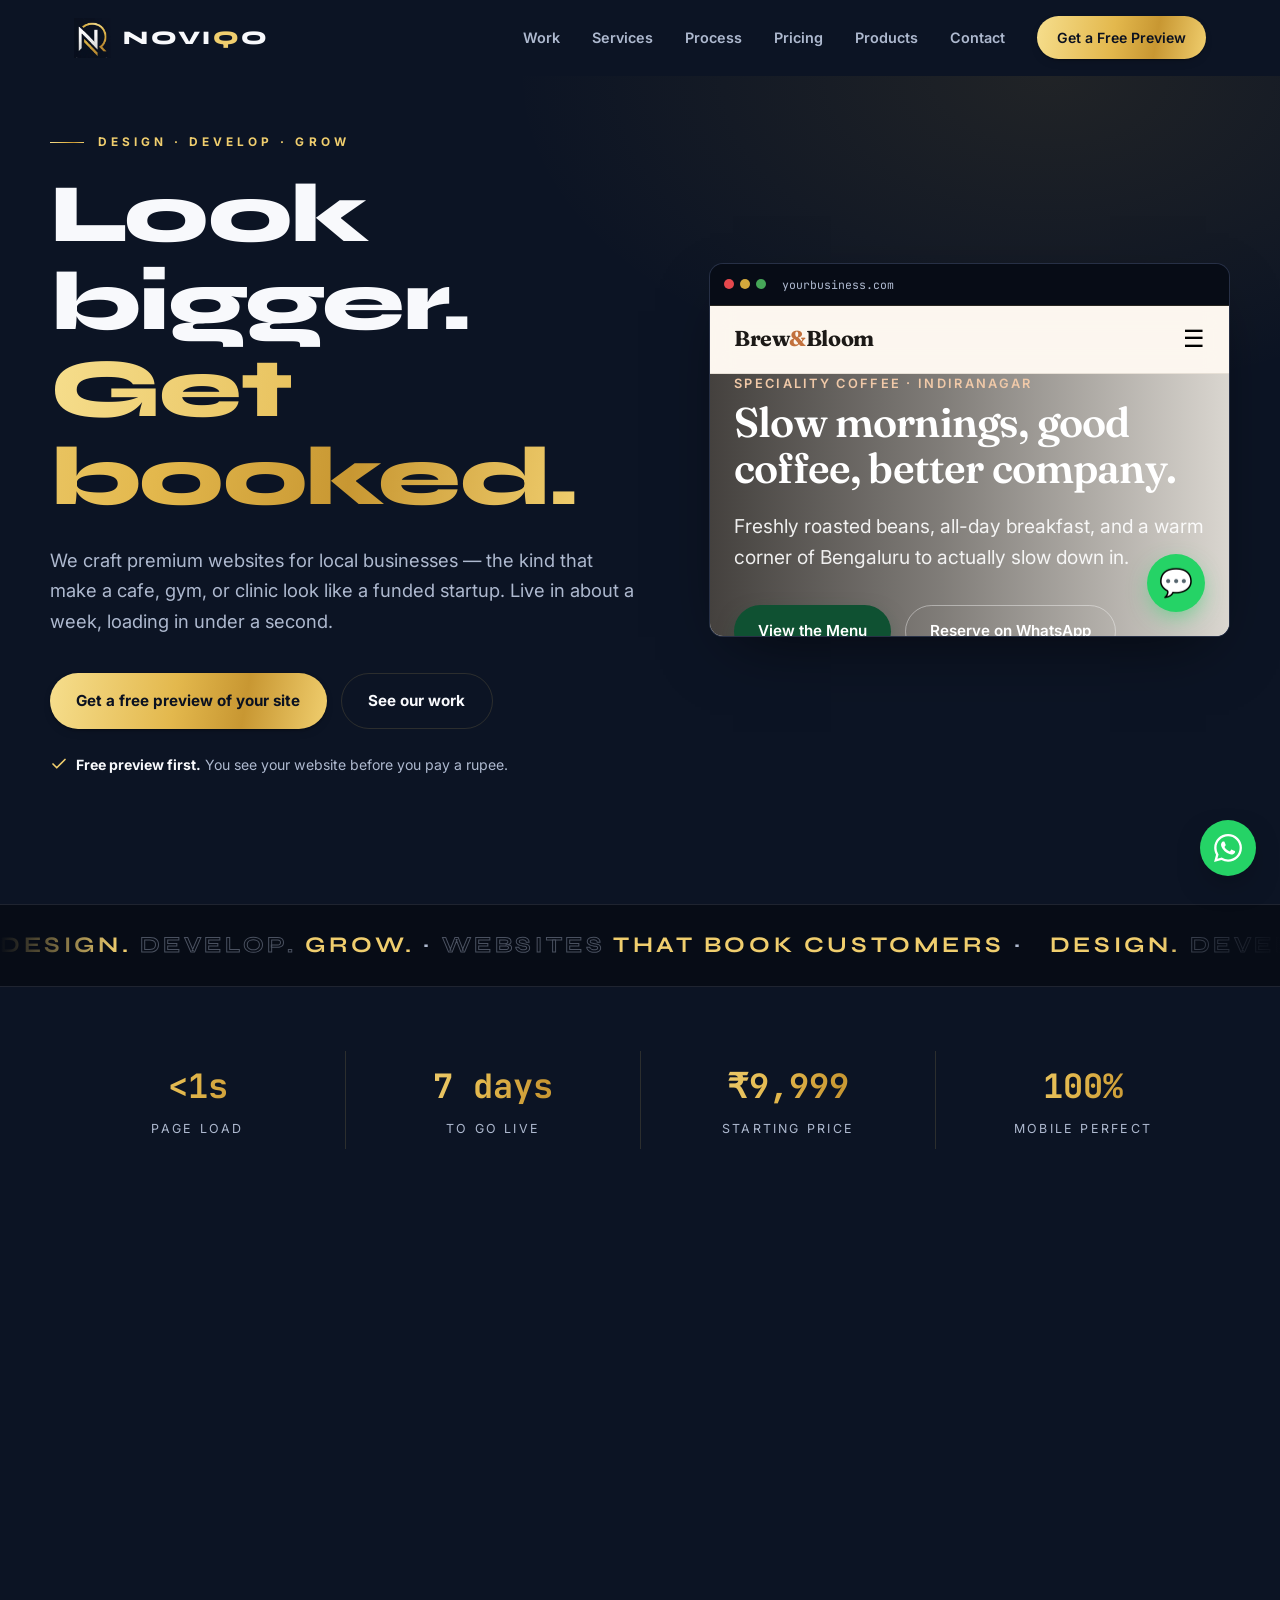
<file: index.html>
<!DOCTYPE html>
<html lang="en">
<head>
  <meta charset="UTF-8" />
  <meta name="viewport" content="width=device-width, initial-scale=1.0" />
  <title>Noviqo Studio — Premium Website Design for Local Businesses in India</title>
  <meta name="description" content="Noviqo Studio designs premium, fast websites for local businesses across India — cafes, gyms, clinics, salons, schools. Live in 7 days, from ₹9,999. Design. Develop. Grow." />
  <meta name="keywords" content="website design India, affordable website small business, cafe website, gym website, dentist website, school website, salon website, web developer, WhatsApp business website" />
  <meta name="author" content="Noviqo Studio" />
  <link rel="canonical" href="https://noviqo.co.in/" />
  <meta name="theme-color" content="#0C1424" />
  <meta name="robots" content="index,follow,max-image-preview:large" />
  <link rel="icon" href="/favicon.ico" sizes="any" />
  <link rel="icon" type="image/png" sizes="96x96" href="/assets/favicon-96x96.png" />
  <link rel="apple-touch-icon" href="/assets/apple-touch-icon.png" />
  <link rel="manifest" href="/site.webmanifest" />
  <!-- Open Graph + Twitter -->
  <meta property="og:type" content="website" />
  <meta property="og:site_name" content="Noviqo Studio" />
  <meta property="og:url" content="https://noviqo.co.in/" />
  <meta property="og:title" content="Noviqo Studio — Premium Websites for Local Businesses" />
  <meta property="og:description" content="Design. Develop. Grow. Premium websites for cafes, gyms, clinics, salons & schools — live in 7 days, from ₹9,999." />
  <meta property="og:image" content="https://noviqo.co.in/assets/logo.webp" />
  <meta name="twitter:card" content="summary_large_image" />
  <meta name="twitter:title" content="Noviqo Studio — Look bigger. Get booked." />
  <meta name="twitter:description" content="Premium websites for local businesses across India. Live in 7 days, from ₹9,999." />
  <meta name="twitter:image" content="https://noviqo.co.in/assets/logo.webp" />

  <!-- latency: preconnect + modular cached styles + deferred behavior -->
  <link rel="preconnect" href="https://fonts.googleapis.com" />
  <link rel="preconnect" href="https://fonts.gstatic.com" crossorigin />
  <link href="https://fonts.googleapis.com/css2?family=Syne:wght@700;800&family=Inter:wght@400;500;600;700&family=JetBrains+Mono:wght@500;700&display=swap" rel="stylesheet" />
  <link rel="stylesheet" href="css/tokens.css" />
  <link rel="stylesheet" href="css/main.css" />
  <script src="js/main.js" defer></script>

  <script type="application/ld+json">
  {
    "@context": "https://schema.org",
    "@graph": [
      {
        "@type": "Organization",
        "@id": "https://noviqo.co.in/#organization",
        "name": "Noviqo Studio",
        "url": "https://noviqo.co.in/",
        "logo": { "@type": "ImageObject", "url": "https://noviqo.co.in/assets/icon-512.png", "width": 512, "height": 512 },
        "image": "https://noviqo.co.in/assets/logo.webp",
        "email": "support@noviqo.co.in",
        "slogan": "Design. Develop. Grow.",
        "sameAs": [
          "https://www.linkedin.com/company/noviqo-studio/",
          "https://www.facebook.com/profile.php?id=61591762566777"
        ]
      },
      {
        "@type": "WebSite",
        "@id": "https://noviqo.co.in/#website",
        "url": "https://noviqo.co.in/",
        "name": "Noviqo Studio",
        "description": "Premium website design & development for local businesses across India.",
        "publisher": { "@id": "https://noviqo.co.in/#organization" },
        "inLanguage": "en-IN"
      },
      {
        "@type": "ProfessionalService",
        "@id": "https://noviqo.co.in/#studio",
        "name": "Noviqo Studio",
        "url": "https://noviqo.co.in/",
        "image": "https://noviqo.co.in/assets/logo.webp",
        "logo": "https://noviqo.co.in/assets/icon-512.png",
        "description": "Premium website design and development studio for local businesses across India — cafes, gyms, clinics, salons and schools.",
        "slogan": "Design. Develop. Grow.",
        "email": "support@noviqo.co.in",
        "telephone": "+91-95352-78181",
        "priceRange": "₹₹",
        "parentOrganization": { "@id": "https://noviqo.co.in/#organization" },
        "areaServed": [
          { "@type": "Country", "name": "India" },
          "Jaipur", "Lucknow", "Indore", "Ahmedabad", "Pune", "Delhi NCR", "Chandigarh"
        ],
        "address": { "@type": "PostalAddress", "addressLocality": "Bengaluru", "addressRegion": "Karnataka", "addressCountry": "IN" },
        "knowsAbout": ["Website design", "Web development", "Local SEO", "Business automation", "Branding"],
        "contactPoint": { "@type": "ContactPoint", "contactType": "sales", "telephone": "+91-95352-78181", "email": "support@noviqo.co.in", "availableLanguage": ["en", "hi"] },
        "makesOffer": [
          { "@type": "Offer", "name": "Launch — 1-page premium website", "price": "9999", "priceCurrency": "INR" },
          { "@type": "Offer", "name": "Business — 5-6 page custom website", "price": "24999", "priceCurrency": "INR" },
          { "@type": "Offer", "name": "Premium — 10+ page website", "price": "49999", "priceCurrency": "INR" }
        ]
      }
    ]
  }
  </script>
</head>
<body>

  <!-- ══ NAV ══ -->
  <header><nav>
    <a class="logo" href="#" aria-label="Noviqo Studio home">
      <img src="assets/monogram.webp" alt="Noviqo Studio monogram" width="40" height="46" />
      <b>NOVI<span>Q</span>O</b>
    </a>
    <div class="nav-links" id="navLinks">
      <a href="#work">Work</a>
      <a href="#services">Services</a>
      <a href="#process">Process</a>
      <a href="#pricing">Pricing</a>
      <a href="#products">Products</a>
      <a href="#contact">Contact</a>
      <a class="btn btn-gold" href="#contact">Get a Free Preview</a>
    </div>
    <button class="burger" id="burger" aria-label="Menu">☰</button>
  </nav></header>

  <!-- ══ HERO ══ -->
  <section class="hero">
    <div class="wrap">
      <div>
        <p class="eyebrow">Design · Develop · Grow</p>
        <h1>Look bigger.<br /><span class="gold-text">Get booked.</span></h1>
        <p class="lead">We craft premium websites for local businesses — the kind that make a cafe, gym, or clinic look like a funded startup. Live in about a week, loading in under a second.</p>
        <div class="hero-actions">
          <a class="btn btn-gold" href="#contact">Get a free preview of your site</a>
          <a class="btn btn-ghost" href="#work">See our work</a>
        </div>
        <p class="hero-note">
          <svg width="18" height="18" viewBox="0 0 24 24" fill="none" stroke="currentColor" stroke-width="2.2" stroke-linecap="round" stroke-linejoin="round" aria-hidden="true"><path d="M20 6 9 17l-5-5"/></svg>
          <span><b>Free preview first.</b>&nbsp;You see your website before you pay a rupee.</span>
        </p>
      </div>
      <div class="browser reveal">
        <div class="browser-bar"><i></i><i></i><i></i><span>yourbusiness.com</span></div>
        <div class="frame-cover skel">
          <iframe src="demos/cafe/index.html" title="Live demo — cafe website by Noviqo" loading="lazy"></iframe>
          <a href="demos/cafe/index.html" target="_blank" rel="noopener" aria-label="Open cafe demo"></a>
        </div>
      </div>
    </div>
  </section>

  <!-- ══ MARQUEE ══ -->
  <div class="marquee" aria-hidden="true">
    <div class="marquee-track">
      <span><em>Design.</em> <b>Develop.</b> <em>Grow.</em>&nbsp;·&nbsp;<b>Websites</b> <em>that book customers</em>&nbsp;·&nbsp;</span>
      <span><em>Design.</em> <b>Develop.</b> <em>Grow.</em>&nbsp;·&nbsp;<b>Websites</b> <em>that book customers</em>&nbsp;·&nbsp;</span>
    </div>
  </div>

  <!-- ══ STATS ══ -->
  <section class="strip">
    <div class="wrap">
      <div class="stat"><b>&lt;1s</b><span>Page load</span></div>
      <div class="stat"><b>7 days</b><span>To go live</span></div>
      <div class="stat"><b>₹9,999</b><span>Starting price</span></div>
      <div class="stat"><b>100%</b><span>Mobile perfect</span></div>
    </div>
  </section>

  <!-- ══ WORK / PORTFOLIO ══ -->
  <section id="work" class="cv">
    <div class="wrap">
      <div class="section-head reveal">
        <p class="eyebrow">Our Work</p>
        <h2>Real sites. <span class="gold-text">Live right now.</span></h2>
        <p class="lead">These aren't mockups — they're working websites you can click. Every one loads fast, ranks locally, and books customers over WhatsApp.</p>
      </div>
      <div class="portfolio-grid">
        <div class="work reveal">
          <div class="browser">
            <div class="browser-bar"><i></i><i></i><i></i><span>brew-and-bloom.in</span></div>
            <div class="frame-cover skel">
              <iframe src="demos/cafe/index.html" title="Cafe website demo" loading="lazy"></iframe>
              <a href="demos/cafe/index.html" target="_blank" rel="noopener" aria-label="Open cafe demo"></a>
            </div>
          </div>
          <div class="meta"><b>Brew &amp; Bloom — Cafe</b><span>Warm editorial design · menu · WhatsApp reservations</span></div>
        </div>
        <div class="work reveal">
          <div class="browser">
            <div class="browser-bar"><i></i><i></i><i></i><span>ironforge.fit</span></div>
            <div class="frame-cover skel">
              <iframe src="demos/gym/index.html" title="Gym website demo" loading="lazy"></iframe>
              <a href="demos/gym/index.html" target="_blank" rel="noopener" aria-label="Open gym demo"></a>
            </div>
          </div>
          <div class="meta"><b>Iron Forge — Gym</b><span>Bold dark design · memberships · free-trial funnel</span></div>
        </div>
        <div class="work reveal">
          <div class="browser">
            <div class="browser-bar"><i></i><i></i><i></i><span>brightsmile.clinic</span></div>
            <div class="frame-cover skel">
              <iframe src="demos/dental/index.html" title="Dental clinic website demo" loading="lazy"></iframe>
              <a href="demos/dental/index.html" target="_blank" rel="noopener" aria-label="Open dental demo"></a>
            </div>
          </div>
          <div class="meta"><b>BrightSmile — Dental Clinic</b><span>Calm clinical design · services · appointment booking</span></div>
        </div>
        <div class="work reveal">
          <div class="browser">
            <div class="browser-bar"><i></i><i></i><i></i><span>sunrisepublicschool.in</span></div>
            <div class="frame-cover skel">
              <iframe src="demos/school/index.html" title="School website demo" loading="lazy"></iframe>
              <a href="demos/school/index.html" target="_blank" rel="noopener" aria-label="Open school demo"></a>
            </div>
          </div>
          <div class="meta"><b>Sunrise Public — School</b><span>Scholarly design · admissions funnel · bilingual · DPDP-safe</span></div>
        </div>
        <div class="work reveal">
          <div class="browser">
            <div class="browser-bar"><i></i><i></i><i></i><span>luxeaura.salon</span></div>
            <div class="frame-cover skel">
              <iframe src="demos/salon/index.html" title="Salon website demo" loading="lazy"></iframe>
              <a href="demos/salon/index.html" target="_blank" rel="noopener" aria-label="Open salon demo"></a>
            </div>
          </div>
          <div class="meta"><b>Luxe Aura — Salon</b><span>Elegant plum &amp; gold · price list · bridal studio funnel</span></div>
        </div>
        <div class="work reveal">
          <div class="browser">
            <div class="browser-bar"><i></i><i></i><i></i><span>udaanschool.in</span></div>
            <div class="frame-cover skel">
              <iframe src="demos/school-v2/index.html" title="School website demo — bright variant" loading="lazy"></iframe>
              <a href="demos/school-v2/index.html" target="_blank" rel="noopener" aria-label="Open Udaan school demo"></a>
            </div>
          </div>
          <div class="meta"><b>Udaan — School (bright)</b><span>Playful sky &amp; sun design · admissions funnel · DPDP-safe</span></div>
        </div>
        <div class="work reveal">
          <div class="browser">
            <div class="browser-bar"><i></i><i></i><i></i><span>velvetbean.cafe</span></div>
            <div class="frame-cover skel">
              <iframe src="demos/cafe-v2/index.html" title="Cafe website demo — dark variant" loading="lazy"></iframe>
              <a href="demos/cafe-v2/index.html" target="_blank" rel="noopener" aria-label="Open Velvet Bean cafe demo"></a>
            </div>
          </div>
          <div class="meta"><b>Velvet Bean — Cafe (dark)</b><span>Late-night espresso bar · caramel gold · WhatsApp reservations</span></div>
        </div>
        <div class="work reveal">
          <div class="browser">
            <div class="browser-bar"><i></i><i></i><i></i><span>pulsestudio.fit</span></div>
            <div class="frame-cover skel">
              <iframe src="demos/gym-v2/index.html" title="Gym website demo — bright variant" loading="lazy"></iframe>
              <a href="demos/gym-v2/index.html" target="_blank" rel="noopener" aria-label="Open Pulse Studio gym demo"></a>
            </div>
          </div>
          <div class="meta"><b>Pulse Studio — Gym (bright)</b><span>Boutique fitness · coral &amp; class schedule · free-trial funnel</span></div>
        </div>
        <div class="work reveal">
          <div class="browser">
            <div class="browser-bar"><i></i><i></i><i></i><span>smilegarden.clinic</span></div>
            <div class="frame-cover skel">
              <iframe src="demos/dental-v2/index.html" title="Dental website demo — family variant" loading="lazy"></iframe>
              <a href="demos/dental-v2/index.html" target="_blank" rel="noopener" aria-label="Open Smile Garden dental demo"></a>
            </div>
          </div>
          <div class="meta"><b>Smile Garden — Dental (family)</b><span>Warm mint &amp; peach · kids club · appointment booking</span></div>
        </div>
      </div>
    </div>
  </section>

  <!-- ══ SERVICES ══ -->
  <section id="services" class="cv" style="background:var(--navy-850)">
    <div class="wrap">
      <div class="section-head reveal">
        <p class="eyebrow">What We Do</p>
        <h2>Everything your business <span class="gold-text">needs online.</span></h2>
      </div>
      <div class="grid3">
        <div class="card reveal">
          <div class="ic"><svg width="24" height="24" viewBox="0 0 24 24" fill="none" stroke="currentColor" stroke-width="2" stroke-linecap="round" stroke-linejoin="round" aria-hidden="true"><rect x="2" y="3" width="20" height="14" rx="2"/><path d="M8 21h8M12 17v4"/></svg></div>
          <h3>Premium Websites</h3><p>Custom-designed, mobile-perfect sites for cafes, restaurants, gyms, clinics, and growing businesses.</p>
        </div>
        <div class="card reveal">
          <div class="ic"><svg width="24" height="24" viewBox="0 0 24 24" fill="none" stroke="currentColor" stroke-width="2" stroke-linecap="round" stroke-linejoin="round" aria-hidden="true"><path d="M22 7l-8.5 8.5-5-5L2 17"/><path d="M16 7h6v6"/></svg></div>
          <h3>Local SEO</h3><p>Show up when customers search "near me" — Google Business setup, schema, and ranking built in.</p>
        </div>
        <div class="card reveal">
          <div class="ic"><svg width="24" height="24" viewBox="0 0 24 24" fill="none" stroke="currentColor" stroke-width="2" stroke-linecap="round" stroke-linejoin="round" aria-hidden="true"><path d="M21 11.5a8.38 8.38 0 0 1-.9 3.8 8.5 8.5 0 0 1-7.6 4.7 8.38 8.38 0 0 1-3.8-.9L3 21l1.9-5.7a8.38 8.38 0 0 1-.9-3.8 8.5 8.5 0 0 1 4.7-7.6 8.38 8.38 0 0 1 3.8-.9h.5a8.48 8.48 0 0 1 8 8v.5z"/></svg></div>
          <h3>WhatsApp Booking</h3><p>Enquiries, reservations, and orders land directly on your phone. No dashboard to learn.</p>
        </div>
        <div class="card reveal">
          <div class="ic"><svg width="24" height="24" viewBox="0 0 24 24" fill="none" stroke="currentColor" stroke-width="2" stroke-linecap="round" stroke-linejoin="round" aria-hidden="true"><path d="M12 22s8-4 8-10V5l-8-3-8 3v7c0 6 8 10 8 10z"/></svg></div>
          <h3>Care Plans</h3><p>Security, backups, updates, and monthly edits handled — your site stays fast and fresh forever.</p>
        </div>
        <div class="card reveal">
          <div class="ic"><svg width="24" height="24" viewBox="0 0 24 24" fill="none" stroke="currentColor" stroke-width="2" stroke-linecap="round" stroke-linejoin="round" aria-hidden="true"><rect x="4" y="4" width="16" height="16" rx="2"/><path d="M9 9h6v6H9zM9 1v3M15 1v3M9 20v3M15 20v3M1 9h3M1 15h3M20 9h3M20 15h3"/></svg></div>
          <h3>Business Automation</h3><p>AI integrations and automations that reply to customers and save you hours every week.</p>
        </div>
        <div class="card reveal">
          <div class="ic"><svg width="24" height="24" viewBox="0 0 24 24" fill="none" stroke="currentColor" stroke-width="2" stroke-linecap="round" stroke-linejoin="round" aria-hidden="true"><circle cx="13.5" cy="6.5" r=".5"/><circle cx="17.5" cy="10.5" r=".5"/><circle cx="8.5" cy="7.5" r=".5"/><circle cx="6.5" cy="12.5" r=".5"/><path d="M12 2C6.5 2 2 6.5 2 12s4.5 10 10 10c.926 0 1.648-.746 1.648-1.688 0-.437-.18-.835-.437-1.125-.29-.289-.438-.652-.438-1.125a1.64 1.64 0 0 1 1.668-1.668h1.996c3.051 0 5.555-2.503 5.555-5.554C21.965 6.012 17.461 2 12 2z"/></svg></div>
          <h3>Branding</h3><p>Logos, colors, and a look your customers remember — consistent from signboard to site.</p>
        </div>
      </div>
    </div>
  </section>

  <!-- ══ PROCESS ══ -->
  <section id="process" class="cv">
    <div class="wrap">
      <div class="section-head reveal">
        <p class="eyebrow">How It Works</p>
        <h2>Idea to live <span class="gold-text">in 7 days.</span></h2>
      </div>
      <div class="steps">
        <div class="step reveal"><h3>Free preview</h3><p>Tell us your business. We build a preview of your website — free, no obligation.</p></div>
        <div class="step reveal"><h3>You approve</h3><p>Love it? 50% advance locks your slot and we start the full build same day.</p></div>
        <div class="step reveal"><h3>We build</h3><p>Design, content, SEO, WhatsApp booking — you review a live link in 3–5 days.</p></div>
        <div class="step reveal"><h3>Go live</h3><p>Two revision rounds, then launch. Care Plan keeps it fast and secure after.</p></div>
      </div>
    </div>
  </section>

  <!-- ══ PRICING ══ -->
  <section id="pricing" class="cv" style="background:var(--navy-850)">
    <div class="wrap">
      <div class="section-head reveal">
        <p class="eyebrow">Pricing</p>
        <h2>Simple, honest <span class="gold-text">pricing.</span></h2>
        <p class="lead">Domain and SSL setup included for year one. No hidden costs — ever.</p>
      </div>
      <div class="price-grid">
        <div class="plan reveal">
          <h3>Launch</h3><div class="amt">₹9,999<small> one-time</small></div>
          <ul>
            <li><svg width="15" height="15" viewBox="0 0 24 24" fill="none" stroke="currentColor" stroke-width="3" stroke-linecap="round" stroke-linejoin="round" aria-hidden="true"><path d="M20 6 9 17l-5-5"/></svg>Premium 1-page website</li>
            <li><svg width="15" height="15" viewBox="0 0 24 24" fill="none" stroke="currentColor" stroke-width="3" stroke-linecap="round" stroke-linejoin="round" aria-hidden="true"><path d="M20 6 9 17l-5-5"/></svg>WhatsApp + call + maps</li>
            <li><svg width="15" height="15" viewBox="0 0 24 24" fill="none" stroke="currentColor" stroke-width="3" stroke-linecap="round" stroke-linejoin="round" aria-hidden="true"><path d="M20 6 9 17l-5-5"/></svg>Basic SEO</li>
            <li><svg width="15" height="15" viewBox="0 0 24 24" fill="none" stroke="currentColor" stroke-width="3" stroke-linecap="round" stroke-linejoin="round" aria-hidden="true"><path d="M20 6 9 17l-5-5"/></svg>Domain included, year 1</li>
          </ul>
          <a class="btn btn-ghost" href="#contact">Start with Launch</a>
        </div>
        <div class="plan feat reveal">
          <h3>Business</h3><div class="amt">₹24,999<small> one-time</small></div>
          <ul>
            <li><svg width="15" height="15" viewBox="0 0 24 24" fill="none" stroke="currentColor" stroke-width="3" stroke-linecap="round" stroke-linejoin="round" aria-hidden="true"><path d="M20 6 9 17l-5-5"/></svg>5–6 page custom website</li>
            <li><svg width="15" height="15" viewBox="0 0 24 24" fill="none" stroke="currentColor" stroke-width="3" stroke-linecap="round" stroke-linejoin="round" aria-hidden="true"><path d="M20 6 9 17l-5-5"/></svg>Gallery, reviews, enquiry forms</li>
            <li><svg width="15" height="15" viewBox="0 0 24 24" fill="none" stroke="currentColor" stroke-width="3" stroke-linecap="round" stroke-linejoin="round" aria-hidden="true"><path d="M20 6 9 17l-5-5"/></svg>Local SEO + Google Business</li>
            <li><svg width="15" height="15" viewBox="0 0 24 24" fill="none" stroke="currentColor" stroke-width="3" stroke-linecap="round" stroke-linejoin="round" aria-hidden="true"><path d="M20 6 9 17l-5-5"/></svg>Analytics + schema</li>
            <li><svg width="15" height="15" viewBox="0 0 24 24" fill="none" stroke="currentColor" stroke-width="3" stroke-linecap="round" stroke-linejoin="round" aria-hidden="true"><path d="M20 6 9 17l-5-5"/></svg>Domain included, year 1</li>
          </ul>
          <a class="btn btn-gold" href="#contact">Start with Business</a>
        </div>
        <div class="plan reveal">
          <h3>Premium</h3><div class="amt">₹49,999<small> one-time</small></div>
          <ul>
            <li><svg width="15" height="15" viewBox="0 0 24 24" fill="none" stroke="currentColor" stroke-width="3" stroke-linecap="round" stroke-linejoin="round" aria-hidden="true"><path d="M20 6 9 17l-5-5"/></svg>10+ pages, fully custom</li>
            <li><svg width="15" height="15" viewBox="0 0 24 24" fill="none" stroke="currentColor" stroke-width="3" stroke-linecap="round" stroke-linejoin="round" aria-hidden="true"><path d="M20 6 9 17l-5-5"/></svg>Booking / ordering automation</li>
            <li><svg width="15" height="15" viewBox="0 0 24 24" fill="none" stroke="currentColor" stroke-width="3" stroke-linecap="round" stroke-linejoin="round" aria-hidden="true"><path d="M20 6 9 17l-5-5"/></svg>Copywriting included</li>
            <li><svg width="15" height="15" viewBox="0 0 24 24" fill="none" stroke="currentColor" stroke-width="3" stroke-linecap="round" stroke-linejoin="round" aria-hidden="true"><path d="M20 6 9 17l-5-5"/></svg>Advanced SEO + blog/CMS</li>
            <li><svg width="15" height="15" viewBox="0 0 24 24" fill="none" stroke="currentColor" stroke-width="3" stroke-linecap="round" stroke-linejoin="round" aria-hidden="true"><path d="M20 6 9 17l-5-5"/></svg>Priority build</li>
          </ul>
          <a class="btn btn-ghost" href="#contact">Start with Premium</a>
        </div>
      </div>
      <p class="care-note reveal">Every site includes a <b>Care Plan</b> option from ₹999/month — security, edits, and SEO handled. <b>First month free.</b></p>
    </div>
  </section>

  <!-- ══ PRODUCTS ══ -->
  <section id="products" class="cv">
    <div class="wrap">
      <div class="section-head reveal">
        <p class="eyebrow">Our Products</p>
        <h2>We don't just build websites. <span class="gold-text">We build software.</span></h2>
        <p class="lead">We ship our own SaaS products — live software we run and maintain ourselves, not demos. That engineering goes straight into client work: faster sites, cleaner systems, and business tooling built to run day after day, not just look good on launch week.</p>
      </div>
      <div class="grid3">
        <a class="card reveal" href="https://flagfatigue.noviqo.co.in/" target="_blank" rel="noopener">
          <img src="assets/flagfatigue-logo.webp" alt="FlagFatigue logo" width="52" height="52" style="border-radius:10px;margin-bottom:16px" loading="lazy" />
          <h3>FlagFatigue</h3><p>A GitHub app that finds dead feature flags and auto-opens pull requests to remove them — cleaner codebases on autopilot.</p>
        </a>
        <a class="card reveal" href="https://waitlistwizard-ki1m.onrender.com/" target="_blank" rel="noopener">
          <img src="assets/waitlistwizard-logo.webp" alt="WaitlistWizard logo" width="52" height="52" style="border-radius:10px;margin-bottom:16px" loading="lazy" />
          <h3>WaitlistWizard</h3><p>Collect, manage, and convert pre-launch signups — a drop-in waitlist for your next product.</p>
        </a>
      </div>
    </div>
  </section>

  <!-- ══ CONTACT ══ -->
  <section id="contact" class="contact cv">
    <div class="wrap split">
      <div class="reveal">
        <p class="eyebrow">Get Started</p>
        <h2>Get your <span class="gold-text">free preview.</span></h2>
        <p class="lead" style="margin-top:14px">Tell us about your business and we'll build a preview of your website — free. If you love it, we go live in a week. If not, you owe nothing.</p>
        <div class="info-row">
          <svg width="20" height="20" viewBox="0 0 24 24" fill="none" stroke="currentColor" stroke-width="2" stroke-linecap="round" stroke-linejoin="round" aria-hidden="true"><rect x="2" y="4" width="20" height="16" rx="2"/><path d="m22 7-10 5L2 7"/></svg>
          <a href="mailto:support@noviqo.co.in">support@noviqo.co.in</a>
        </div>
        <div class="info-row">
          <svg width="20" height="20" viewBox="0 0 24 24" fill="none" stroke="currentColor" stroke-width="2" stroke-linecap="round" stroke-linejoin="round" aria-hidden="true"><path d="M21 11.5a8.38 8.38 0 0 1-.9 3.8 8.5 8.5 0 0 1-7.6 4.7 8.38 8.38 0 0 1-3.8-.9L3 21l1.9-5.7a8.38 8.38 0 0 1-.9-3.8 8.5 8.5 0 0 1 4.7-7.6 8.38 8.38 0 0 1 3.8-.9h.5a8.48 8.48 0 0 1 8 8v.5z"/></svg>
          <span>WhatsApp — fastest reply</span>
        </div>
        <div class="info-row">
          <svg width="20" height="20" viewBox="0 0 24 24" fill="none" stroke="currentColor" stroke-width="2" stroke-linecap="round" stroke-linejoin="round" aria-hidden="true"><path d="M20 10c0 6-8 12-8 12s-8-6-8-12a8 8 0 0 1 16 0z"/><circle cx="12" cy="10" r="3"/></svg>
          <span>Bengaluru, India · serving businesses everywhere</span>
        </div>
      </div>
      <form id="enquiry" onsubmit="return sendWhatsApp(event)">
        <h3>Free Website Preview</h3>
        <p style="color:#6B7280;font-size:.9rem;margin-top:6px">30 seconds. Straight to our WhatsApp.</p>
        <label for="nm">Your name</label>
        <input id="nm" required placeholder="Your Name" autocomplete="name" />
        <label for="biz">Business name &amp; type</label>
        <input id="biz" required placeholder="Your Business Name" autocomplete="organization" />
        <label for="msg">Anything else? (optional)</label>
        <textarea id="msg" rows="3" placeholder="e.g. We have an Instagram but no website"></textarea>
        <button class="btn btn-gold" type="submit">Get My Free Preview →</button>
      </form>
    </div>
  </section>

  <!-- ══ FOOTER ══ -->
  <footer>
    <img class="flogo" src="assets/logo.webp" alt="Noviqo Studio — Design. Develop. Grow." width="193" height="96" decoding="async" />
    <div class="fnav">
      <a href="#work">Work</a><a href="#services">Services</a><a href="#pricing">Pricing</a><a href="#contact">Contact</a>
    </div>
    <p class="legal">© <span id="yr"></span> Noviqo Studio · Bengaluru, India · Design. Develop. Grow.</p>
  </footer>

  <!-- ══ FLOATING WHATSAPP ══ -->
  <a class="fab" href="https://wa.me/919535278181?text=Hi%20Noviqo%20Studio!%20I'd%20like%20a%20free%20website%20preview." target="_blank" rel="noopener" aria-label="Chat on WhatsApp">
    <svg width="28" height="28" viewBox="0 0 24 24" fill="currentColor" aria-hidden="true"><path d="M17.472 14.382c-.297-.149-1.758-.867-2.03-.967-.273-.099-.471-.148-.67.15-.197.297-.767.966-.94 1.164-.173.199-.347.223-.644.075-.297-.15-1.255-.463-2.39-1.475-.883-.788-1.48-1.761-1.653-2.059-.173-.297-.018-.458.13-.606.134-.133.297-.347.446-.52.149-.174.198-.298.298-.497.099-.198.05-.371-.025-.52-.075-.149-.669-1.612-.916-2.207-.242-.579-.487-.5-.669-.51-.173-.008-.371-.01-.57-.01-.198 0-.52.074-.792.372-.272.297-1.04 1.016-1.04 2.479 0 1.462 1.065 2.875 1.213 3.074.149.198 2.096 3.2 5.077 4.487.709.306 1.262.489 1.694.625.712.227 1.36.195 1.871.118.571-.085 1.758-.719 2.006-1.413.248-.694.248-1.289.173-1.413-.074-.124-.272-.198-.57-.347m-5.421 7.403h-.004a9.87 9.87 0 0 1-5.031-1.378l-.361-.214-3.741.982.998-3.648-.235-.374a9.86 9.86 0 0 1-1.51-5.26c.001-5.45 4.436-9.884 9.888-9.884 2.64 0 5.122 1.03 6.988 2.898a9.825 9.825 0 0 1 2.893 6.994c-.003 5.45-4.437 9.884-9.885 9.884m8.413-18.297A11.815 11.815 0 0 0 12.05 0C5.495 0 .16 5.335.157 11.892c0 2.096.547 4.142 1.588 5.945L.057 24l6.305-1.654a11.882 11.882 0 0 0 5.683 1.448h.005c6.554 0 11.89-5.335 11.893-11.893a11.821 11.821 0 0 0-3.48-8.413z"/></svg>
  </a>

</body>
</html>
</file>
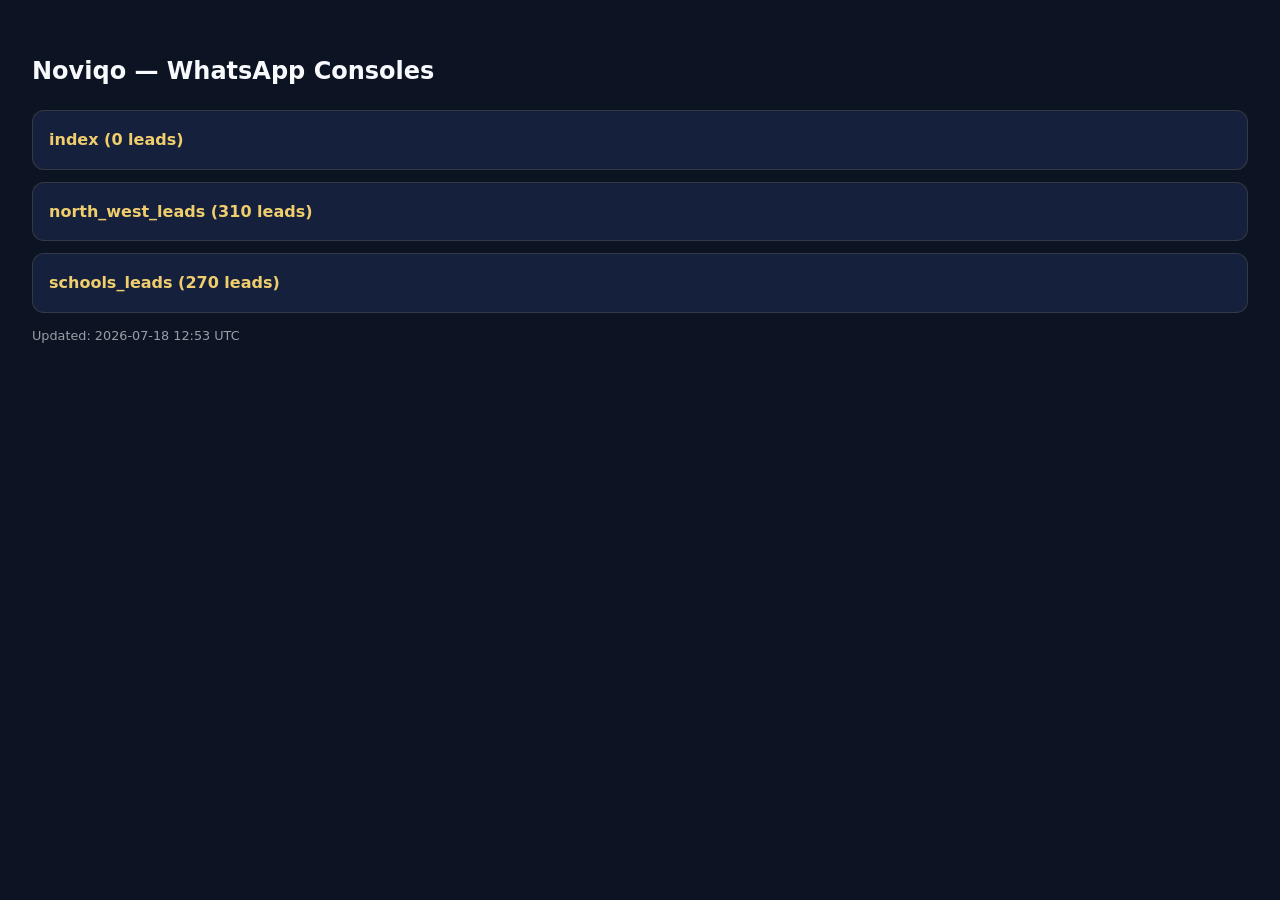
<file: crm-71f5fd6698/index.html>
<!DOCTYPE html><html lang="en"><head><meta charset="UTF-8"/>
<meta name="viewport" content="width=device-width, initial-scale=1.0"/>
<meta name="robots" content="noindex,nofollow"/><title>Noviqo CRM</title>
<style>body{font-family:system-ui;background:#0C1424;color:#F8F9FC;padding:24px;line-height:1.6}
a{display:block;background:#15213C;border:1px solid rgba(240,206,110,.14);color:#F0CE6E;
padding:16px;border-radius:12px;margin:12px 0;text-decoration:none;font-weight:600}</style></head><body>
<h2>Noviqo — WhatsApp Consoles</h2>
<a href="index.html">index (0 leads)</a>
<a href="north_west_leads.html">north_west_leads (310 leads)</a>
<a href="schools_leads.html">schools_leads (270 leads)</a>
<p style='opacity:.6;font-size:.8rem'>Updated: 2026-07-18 12:53 UTC</p></body></html>
</file>
<file: css/tokens.css>
/* Noviqo Studio — design tokens (derived from brand/NOVIQO.png: midnight navy · metallic gold · white)
   Modular: single theming layer, cached separately. */
:root {
  /* color — navy scale (logo background family) */
  --navy-950: #070C16;
  --navy-900: #0C1424;   /* page canvas — matches logo bg */
  --navy-850: #101A30;
  --navy-800: #15213C;   /* raised surface */
  --navy-700: #1D2C4E;   /* borders on dark */

  /* color — gold scale (logo mark family) */
  --gold: #D4A93C;             /* base metallic */
  --gold-bright: #F0CE6E;      /* text-safe on navy */
  --gold-deep: #A87E22;
  --grad-gold: linear-gradient(100deg, #F6DE8D 0%, #E3B84D 45%, #C89732 70%, #F0CE6E 100%);

  /* color — neutrals */
  --white: #F8F9FC;
  --body-on-dark: #AEB9CF;     /* muted body text on navy */
  --line-on-dark: rgba(240, 206, 110, .14);   /* gold hairline */
  --line-soft: rgba(174, 185, 207, .14);

  /* semantic */
  --bg: var(--navy-900);
  --surface: var(--navy-800);
  --ink: var(--white);
  --muted: var(--body-on-dark);
  --accent: var(--gold);
  --accent-ink: #0B1120;       /* text on gold */
  --wa: #25D366;

  /* type */
  --font-display: 'Syne', 'Inter', sans-serif;
  --font-body: 'Inter', system-ui, -apple-system, sans-serif;
  --font-mono: 'JetBrains Mono', ui-monospace, monospace;

  /* radius */
  --r-sm: 8px;
  --r-md: 14px;
  --r-lg: 22px;
  --pill: 999px;

  /* elevation — restrained, neutral (premium tools glow with light, not colour) */
  --shadow-sm: 0 1px 2px rgba(0, 0, 0, .3), 0 4px 12px -6px rgba(0, 0, 0, .4);
  --shadow: 0 12px 32px -12px rgba(0, 0, 0, .5);
  --shadow-lg: 0 24px 64px -24px rgba(0, 0, 0, .6);
  --ring-gold: 0 0 0 1px rgba(240, 206, 110, .35);       /* hairline accent, not a glow */
  --glow-gold-soft: 0 8px 30px -18px rgba(212, 169, 60, .3);  /* whisper, feature elements only */

  /* motion — one language, all within the 180–400ms budget */
  --ease: cubic-bezier(.22, .61, .36, 1);      /* gentle, decelerating */
  --ease-out: cubic-bezier(.16, 1, .3, 1);
  --dur-fast: 160ms;
  --dur: 240ms;
  --dur-slow: 360ms;

  /* layout */
  --maxw: 1180px;
  --pad: 24px;
}
</file>
<file: css/main.css>
/* Noviqo Studio — layout & components (midnight navy · metallic gold).
   Modular: depends only on tokens.css. */

* { margin: 0; padding: 0; box-sizing: border-box; }
html { scroll-behavior: smooth; }
body {
  font-family: var(--font-body);
  color: var(--ink);
  background: var(--bg);
  line-height: 1.65;
  -webkit-font-smoothing: antialiased;
  overflow-x: hidden;
}
h1, h2, h3 { font-family: var(--font-display); font-weight: 800; line-height: 1.05; letter-spacing: -.02em; }
a { color: inherit; text-decoration: none; }
a, button { cursor: pointer; }
img { display: block; max-width: 100%; }
:focus-visible { outline: 2px solid var(--gold-bright); outline-offset: 3px; border-radius: 4px; }
::selection { background: var(--gold); color: var(--accent-ink); }
section { padding: 128px var(--pad); position: relative; }
.cv { content-visibility: auto; contain-intrinsic-size: 760px; }
.wrap { max-width: var(--maxw); margin: 0 auto; position: relative; }
header, .fab { z-index: 50; }

/* typography helpers */
.eyebrow {
  display: inline-flex; align-items: center; gap: 14px;
  font-weight: 700; font-size: .74rem; letter-spacing: .34em; text-transform: uppercase;
  color: var(--gold-bright);
}
.eyebrow::before { content: ""; width: 34px; height: 1px; background: var(--grad-gold); }
.gold-text { background: var(--grad-gold); -webkit-background-clip: text; background-clip: text; color: transparent; }
.lead { color: var(--muted); font-size: 1.08rem; max-width: 62ch; }
.section-head { max-width: 62ch; margin-bottom: 64px; }
.section-head h2 { font-size: clamp(2.2rem, 5vw, 3.4rem); margin: .8rem 0 1rem; text-wrap: balance; }

/* buttons */
.btn {
  display: inline-flex; align-items: center; gap: .55rem; font-weight: 700; font-size: .95rem;
  padding: .9rem 1.65rem; border-radius: var(--pill); border: 0;
  transition: transform var(--dur-fast) var(--ease), box-shadow var(--dur-fast) var(--ease),
              background var(--dur-fast) var(--ease), color var(--dur-fast) var(--ease);
}
.btn:hover { transform: translateY(-1px); }
.btn:active { transform: translateY(0); }
.btn-gold { background: var(--grad-gold); color: var(--accent-ink); box-shadow: var(--shadow-sm); }
.btn-gold:hover { box-shadow: var(--shadow); }
.btn-ghost { background: transparent; color: var(--ink); border: 1px solid var(--line-on-dark); }
.btn-ghost:hover { border-color: rgba(240, 206, 110, .5); color: var(--gold-bright); background: rgba(240, 206, 110, .04); }

/* nav — clear at the top, frosts only once you scroll (premium restraint) */
header {
  position: sticky; top: 0; background: transparent; border-bottom: 1px solid transparent;
  transition: background var(--dur) var(--ease), border-color var(--dur) var(--ease),
              backdrop-filter var(--dur) var(--ease);
}
header.scrolled {
  background: rgba(12, 20, 36, .72); backdrop-filter: saturate(160%) blur(14px);
  border-bottom-color: var(--line-on-dark);
}
nav { max-width: var(--maxw); margin: 0 auto; display: flex; align-items: center; justify-content: space-between; padding: 16px var(--pad); }
.logo { display: flex; align-items: center; gap: 12px; }
.logo img { height: 40px; width: auto; }
.logo b { font-family: var(--font-display); font-weight: 800; font-size: 1.2rem; letter-spacing: .12em; }
.logo b span { color: var(--gold-bright); }
.nav-links { display: flex; gap: 32px; align-items: center; }
.nav-links a { font-size: .9rem; color: var(--muted); font-weight: 600; transition: color .2s; }
.nav-links a:hover { color: var(--gold-bright); }
.nav-links a.btn-gold { color: var(--accent-ink); padding: .62rem 1.25rem; font-size: .88rem; }
.burger { display: none; background: 0; border: 0; font-size: 1.6rem; color: var(--ink); }

/* hero — one soft, static light source top-right; no blurred blobs */
.hero { min-height: 90vh; display: flex; align-items: center; padding-top: 48px; overflow: hidden; }
.hero::before {
  content: ""; position: absolute; inset: 0; pointer-events: none; z-index: 0;
  background: radial-gradient(60% 55% at 82% 0%, rgba(212, 169, 60, .1), transparent 70%);
}
.hero .wrap { display: grid; grid-template-columns: 1.06fr .94fr; gap: 72px; align-items: center; z-index: 1; }
.hero h1 { font-size: clamp(3rem, 7vw, 5.2rem); margin: 1.2rem 0 1.5rem; text-wrap: balance; }
.hero .lead { font-size: 1.15rem; margin-bottom: 2.3rem; }
.hero-actions { display: flex; gap: 14px; flex-wrap: wrap; }
.hero-note { margin-top: 1.5rem; font-size: .88rem; color: var(--muted); display: flex; align-items: center; gap: 8px; }
.hero-note svg { color: var(--gold-bright); flex: none; }
.hero-note b { color: var(--ink); }

/* browser mockup */
.browser {
  border: 1px solid var(--line-soft); border-radius: var(--r-md); overflow: hidden;
  background: var(--navy-850); box-shadow: var(--shadow-lg);
}
.browser-bar { display: flex; align-items: center; gap: 6px; padding: 11px 14px; background: var(--navy-950); border-bottom: 1px solid var(--line-on-dark); }
.browser-bar i { width: 10px; height: 10px; border-radius: var(--pill); background: var(--navy-700); }
.browser-bar i:first-child { background: #E5484D; }
.browser-bar i:nth-child(2) { background: var(--gold); }
.browser-bar i:nth-child(3) { background: #46A758; }
.browser-bar span { margin-left: 10px; font-family: var(--font-mono); font-size: .72rem; color: var(--muted); }
.browser iframe { width: 100%; height: 330px; border: 0; display: block; pointer-events: none; background: #fff; }
.frame-cover { position: relative; }
.frame-cover a { position: absolute; inset: 0; }

/* skeleton shimmer */
.skel { position: relative; overflow: hidden; background: var(--navy-800); }
.skel::after {
  content: ""; position: absolute; inset: 0; transform: translateX(-100%);
  background: linear-gradient(90deg, transparent, rgba(240, 206, 110, .12), transparent);
  animation: shimmer 1.4s infinite;
}
@keyframes shimmer { to { transform: translateX(100%); } }
.skel > img, .skel > iframe { opacity: 0; transition: opacity .45s ease; }
.skel.loaded { background: transparent; }
.skel.loaded::after { display: none; }
.skel.loaded > img, .skel.loaded > iframe { opacity: 1; }

/* marquee — kinetic brand strip */
.marquee { padding: 22px 0; border-block: 1px solid var(--line-soft); background: var(--navy-950); overflow: hidden; }
.marquee::before, .marquee::after {
  content: ""; position: absolute; top: 0; bottom: 0; width: 120px; z-index: 2; pointer-events: none;
}
.marquee { position: relative; }
.marquee::before { left: 0; background: linear-gradient(90deg, var(--navy-950), transparent); }
.marquee::after { right: 0; background: linear-gradient(270deg, var(--navy-950), transparent); }
.marquee-track { display: flex; width: max-content; animation: marquee 48s linear infinite; }
.marquee span {
  font-family: var(--font-display); font-weight: 700; font-size: clamp(1rem, 2vw, 1.4rem);
  text-transform: uppercase; letter-spacing: .16em; white-space: nowrap; padding-right: 18px;
  color: var(--body-on-dark);
}
.marquee span b { color: transparent; -webkit-text-stroke: 1px rgba(174, 185, 207, .4); font-weight: 700; }
.marquee span em { font-style: normal; color: var(--gold-bright); }
@keyframes marquee { to { transform: translateX(-50%); } }

/* stats */
.strip { padding: 64px var(--pad); }
.strip .wrap { display: grid; grid-template-columns: repeat(4, 1fr); gap: 0; text-align: center; }
.strip .stat { padding: 8px 18px; border-left: 1px solid var(--line-on-dark); }
.strip .stat:first-child { border-left: 0; }
.strip b { font-family: var(--font-mono); font-size: 2.1rem; display: block; background: var(--grad-gold); -webkit-background-clip: text; background-clip: text; color: transparent; }
.strip span { font-size: .78rem; color: var(--muted); text-transform: uppercase; letter-spacing: .18em; }

/* portfolio */
.portfolio-grid { display: grid; grid-template-columns: repeat(3, 1fr); gap: 26px; }
.work { display: flex; flex-direction: column; gap: 16px; transition: transform var(--dur) var(--ease); }
.work:hover { transform: translateY(-4px); }
.work:hover .browser { box-shadow: var(--shadow-lg); border-color: rgba(240, 206, 110, .28); }
.work .browser { transition: box-shadow var(--dur) var(--ease), border-color var(--dur) var(--ease); }
.work .meta b { display: block; font-family: var(--font-display); font-size: 1.06rem; }
.work .meta span { color: var(--muted); font-size: .88rem; }

/* services */
.grid3 { display: grid; grid-template-columns: repeat(3, 1fr); gap: 24px; }
.card {
  background: var(--navy-850);
  border: 1px solid var(--line-soft); border-radius: var(--r-md); padding: 32px;
  transition: transform var(--dur) var(--ease), border-color var(--dur) var(--ease), box-shadow var(--dur) var(--ease);
}
.card:hover { transform: translateY(-3px); border-color: var(--line-on-dark); box-shadow: var(--shadow); }
.card .ic {
  width: 52px; height: 52px; border-radius: var(--r-sm); display: grid; place-items: center; margin-bottom: 18px;
  background: rgba(212, 169, 60, .12); border: 1px solid var(--line-on-dark); color: var(--gold-bright);
}
.card h3 { font-size: 1.12rem; margin-bottom: 8px; }
.card p { color: var(--muted); font-size: .94rem; }

/* process */
.steps { display: grid; grid-template-columns: repeat(4, 1fr); gap: 24px; counter-reset: step; }
.step { position: relative; padding: 28px 24px; background: var(--navy-850); border: 1px solid var(--line-soft); border-radius: var(--r-md); }
.step::before {
  counter-increment: step; content: "0" counter(step);
  font-family: var(--font-mono); font-weight: 700; font-size: .95rem;
  background: var(--grad-gold); -webkit-background-clip: text; background-clip: text; color: transparent;
}
.step h3 { font-size: 1.04rem; margin: 10px 0 6px; }
.step p { color: var(--muted); font-size: .88rem; }

/* pricing */
.price-grid { display: grid; grid-template-columns: repeat(3, 1fr); gap: 26px; align-items: stretch; }
.plan {
  background: var(--navy-850); border: 1.5px solid var(--line-soft); border-radius: var(--r-lg);
  padding: 38px 30px; display: flex; flex-direction: column;
  transition: transform var(--dur) var(--ease), box-shadow var(--dur) var(--ease), border-color var(--dur) var(--ease);
}
.plan:hover { transform: translateY(-3px); box-shadow: var(--shadow); }
.plan.feat { border-color: rgba(240, 206, 110, .5); box-shadow: var(--glow-gold-soft); position: relative; background: linear-gradient(170deg, #182647, var(--navy-850)); }
.plan.feat::before {
  content: "Most popular"; position: absolute; top: -13px; left: 50%; transform: translateX(-50%);
  background: var(--grad-gold); color: var(--accent-ink); font-size: .7rem; font-weight: 800;
  padding: .38rem 1.05rem; border-radius: var(--pill); text-transform: uppercase; letter-spacing: .1em;
}
.plan h3 { font-size: .92rem; text-transform: uppercase; color: var(--muted); letter-spacing: .14em; font-family: var(--font-body); font-weight: 700; }
.plan .amt { font-family: var(--font-mono); font-size: 2.4rem; font-weight: 700; margin: 14px 0; }
.plan .amt small { font-size: .92rem; color: var(--muted); font-weight: 500; }
.plan ul { list-style: none; margin: 14px 0 28px; flex: 1; }
.plan li { display: flex; gap: 10px; align-items: flex-start; padding: 8px 0; border-bottom: 1px dashed var(--line-soft); font-size: .93rem; color: var(--body-on-dark); }
.plan li svg { color: var(--gold-bright); flex: none; margin-top: 4px; }
.plan .btn { justify-content: center; }
.care-note { margin-top: 30px; text-align: center; color: var(--muted); font-size: .92rem; }
.care-note b { color: var(--gold-bright); }

/* contact */
.contact { background: var(--navy-950); border-top: 1px solid var(--line-on-dark); }
.contact .split { display: grid; grid-template-columns: 1fr 1fr; gap: 64px; align-items: start; }
.contact h2 { font-size: clamp(2.2rem, 4.6vw, 3.2rem); }
.info-row { display: flex; gap: 14px; margin: 20px 0; align-items: center; color: var(--body-on-dark); }
.info-row svg { color: var(--gold-bright); flex: none; }
.info-row a:hover { color: var(--gold-bright); }
form { background: var(--white); color: #16181D; padding: 34px; border-radius: var(--r-lg); box-shadow: var(--shadow), var(--glow-gold-soft); }
form h3 { font-size: 1.35rem; color: #0C1424; }
form label { font-size: .82rem; font-weight: 700; display: block; margin: 15px 0 6px; }
form input, form textarea {
  width: 100%; padding: .85rem 1rem; border: 1.5px solid #DDE1EA; border-radius: var(--r-sm);
  font-family: var(--font-body); font-size: .95rem; background: #FBFBFD;
}
form input:focus, form textarea:focus { outline: 0; border-color: var(--gold); box-shadow: 0 0 0 3px rgba(212, 169, 60, .18); }
form .btn-gold { width: 100%; justify-content: center; margin-top: 24px; }

/* footer */
footer { background: var(--navy-950); color: var(--muted); padding: 64px var(--pad) 36px; text-align: center; border-top: 1px solid var(--line-on-dark); }
footer .flogo { height: 96px; width: auto; margin: 0 auto 6px; }
footer .fnav { display: flex; gap: 26px; justify-content: center; flex-wrap: wrap; margin: 20px 0; }
footer .fnav a:hover { color: var(--gold-bright); }
footer .legal { font-size: .82rem; opacity: .7; }

/* floating WhatsApp */
.fab {
  position: fixed; bottom: 24px; right: 24px; width: 56px; height: 56px; border-radius: var(--pill);
  background: var(--wa); display: grid; place-items: center; color: #fff;
  box-shadow: var(--shadow); transition: transform var(--dur-fast) var(--ease), box-shadow var(--dur-fast) var(--ease);
}
.fab:hover { transform: translateY(-2px); box-shadow: var(--shadow-lg); }
.fab:active { transform: translateY(0); }

/* reveal on scroll — subtle, within the 180–400ms budget */
.reveal { opacity: 0; transform: translateY(14px); transition: opacity var(--dur-slow) var(--ease-out), transform var(--dur-slow) var(--ease-out); }
.reveal.in { opacity: 1; transform: none; }
/* stagger: JS sets --i on siblings so a grid reveals in sequence, not all at once */
.reveal { transition-delay: calc(var(--i, 0) * 55ms); }

/* reduced motion */
@media (prefers-reduced-motion: reduce) {
  .reveal { opacity: 1; transform: none; transition: none; transition-delay: 0s; }
  .skel::after { animation: none; }
  .marquee-track { animation: none; }
  .btn, .work, .card, .plan, header { transition: none; }
  html { scroll-behavior: auto; }
}

/* responsive */
@media (max-width: 940px) {
  section { padding: 72px 20px; }
  .nav-links {
    position: fixed; inset: 68px 0 auto; flex-direction: column; background: var(--navy-950);
    padding: 26px; gap: 22px; transform: translateY(-180%); transition: transform var(--dur) var(--ease-out);
    border-bottom: 1px solid var(--line-on-dark); box-shadow: var(--shadow);
  }
  .nav-links.open { transform: none; }
  .burger { display: block; }
  .hero { min-height: auto; padding-top: 64px; }
  .hero .wrap, .contact .split { grid-template-columns: 1fr; gap: 40px; }
  .grid3, .portfolio-grid, .price-grid { grid-template-columns: 1fr; }
  .steps { grid-template-columns: 1fr 1fr; }
  .strip .wrap { grid-template-columns: 1fr 1fr; gap: 26px 0; }
  .strip .stat:nth-child(3) { border-left: 0; }
}
</file>
